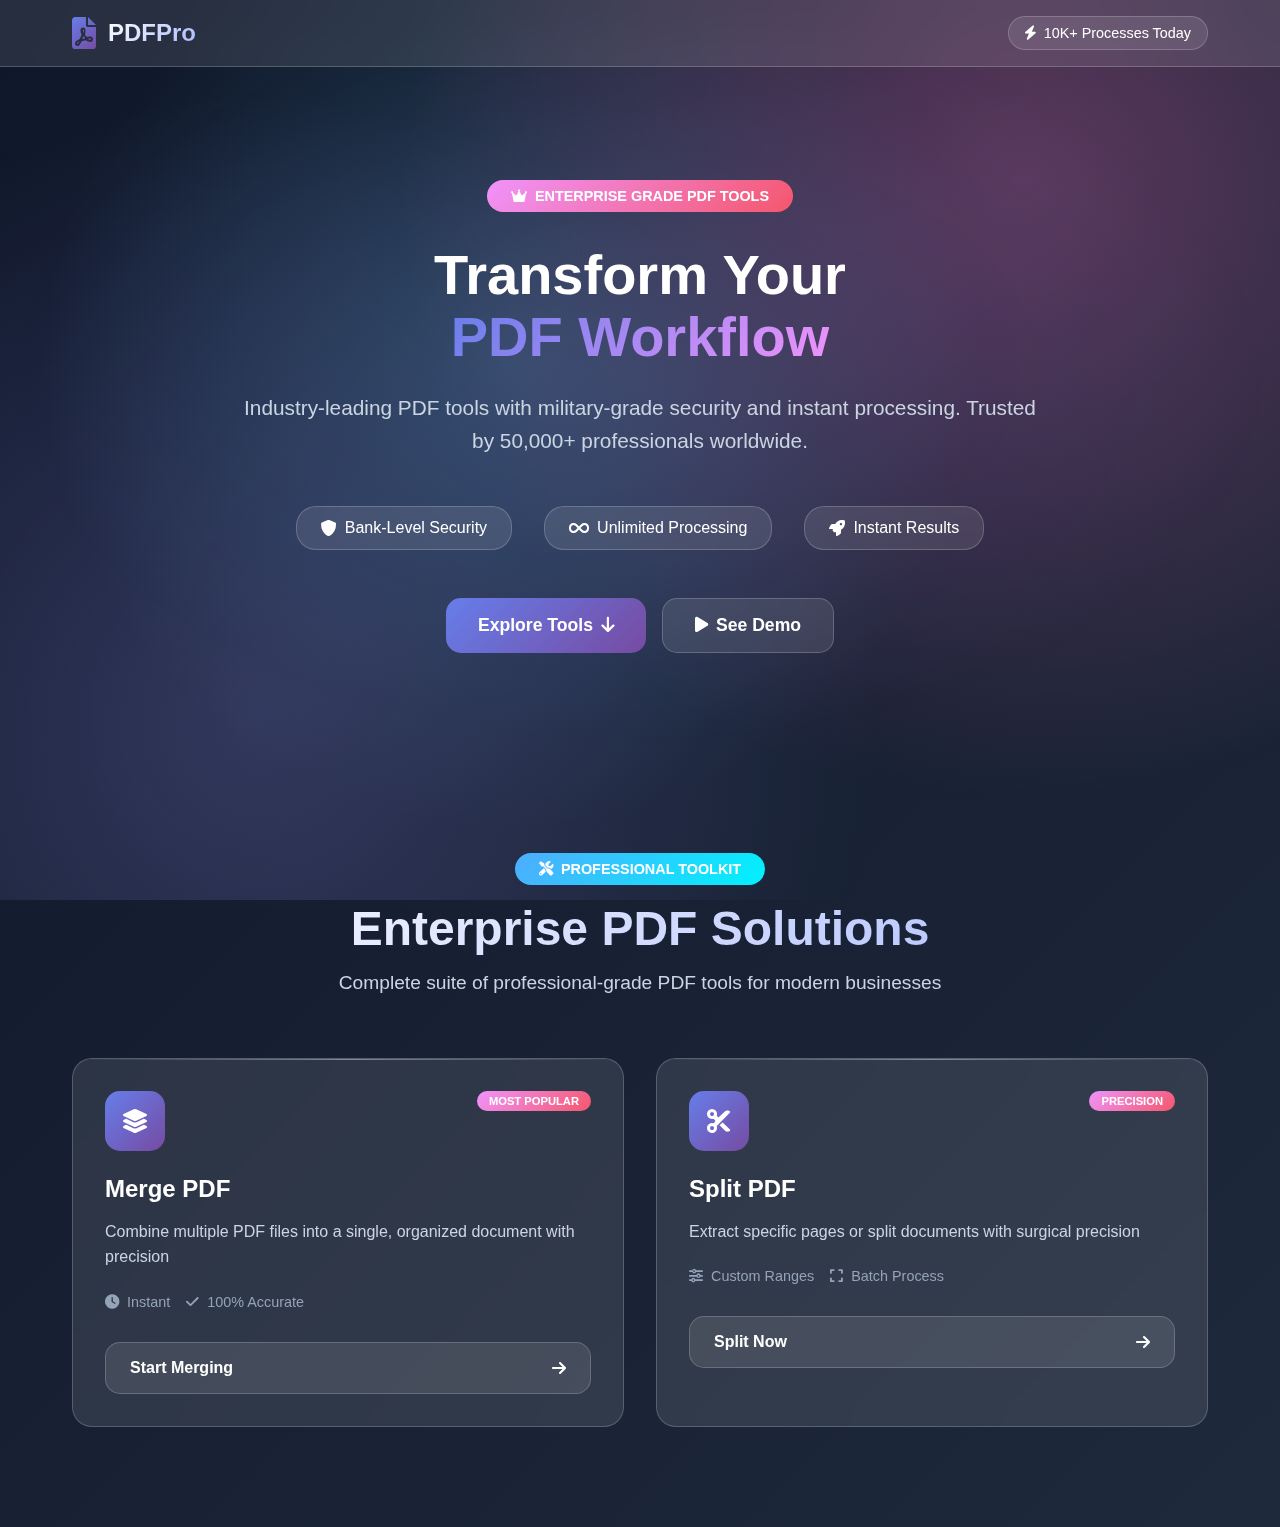
<file: index.html>
<!DOCTYPE html>
<html lang="en">
<head>
    <meta charset="UTF-8">
    <meta name="viewport" content="width=device-width, initial-scale=1.0">
    <title>PDFPro - Enterprise PDF Solutions</title>
    <link rel="stylesheet" href="css/style.css">
    <link href="https://cdnjs.cloudflare.com/ajax/libs/font-awesome/6.0.0/css/all.min.css" rel="stylesheet">
</head>
<body>
    <!-- Animated Background -->
    <div class="animated-bg"></div>
    
    <!-- Navigation -->
    <nav class="glass-navbar">
        <div class="nav-container">
            <div class="nav-brand">
                <div class="logo-wrapper">
                    <i class="fas fa-file-pdf logo-icon"></i>
                    <span class="logo-text">PDFPro</span>
                </div>
            </div>
            <div class="nav-stats">
                <div class="stat-badge">
                    <i class="fas fa-bolt"></i>
                    <span>10K+ Processes Today</span>
                </div>
            </div>
        </div>
    </nav>

    <!-- Hero Section -->
    <section class="hero-section">
        <div class="hero-bg"></div>
        <div class="container">
            <div class="hero-content">
                <div class="hero-badge">
                    <i class="fas fa-crown"></i>
                    ENTERPRISE GRADE PDF TOOLS
                </div>
                <h1 class="hero-title">
                    <span class="title-line">Transform Your</span>
                    <span class="title-gradient">PDF Workflow</span>
                </h1>
                <p class="hero-subtitle">
                    Industry-leading PDF tools with military-grade security and instant processing. 
                    Trusted by 50,000+ professionals worldwide.
                </p>
                
                <div class="hero-features">
                    <div class="feature">
                        <i class="fas fa-shield-alt"></i>
                        <span>Bank-Level Security</span>
                    </div>
                    <div class="feature">
                        <i class="fas fa-infinity"></i>
                        <span>Unlimited Processing</span>
                    </div>
                    <div class="feature">
                        <i class="fas fa-rocket"></i>
                        <span>Instant Results</span>
                    </div>
                </div>

                <div class="cta-buttons">
                    <button class="cta-primary" onclick="scrollToTools()">
                        <span>Explore Tools</span>
                        <i class="fas fa-arrow-down"></i>
                    </button>
                    <button class="cta-secondary">
                        <i class="fas fa-play"></i>
                        <span>See Demo</span>
                    </button>
                </div>
            </div>
        </div>
    </section>

    <!-- Tools Grid Section -->
    <section class="tools-section" id="tools">
        <div class="container">
            <div class="section-header">
                <div class="section-badge">
                    <i class="fas fa-tools"></i>
                    PROFESSIONAL TOOLKIT
                </div>
                <h2>Enterprise PDF Solutions</h2>
                <p>Complete suite of professional-grade PDF tools for modern businesses</p>
            </div>

            <div class="tools-grid">
                <!-- Tool 1: Merge PDF -->
                <div class="tool-card" data-tool="merge">
                    <div class="card-glow"></div>
                    <div class="tool-header">
                        <div class="tool-icon">
                            <i class="fas fa-layer-group"></i>
                        </div>
                        <div class="tool-badge">MOST POPULAR</div>
                    </div>
                    <h3>Merge PDF</h3>
                    <p>Combine multiple PDF files into a single, organized document with precision</p>
                    <div class="tool-stats">
                        <div class="stat">
                            <i class="fas fa-clock"></i>
                            <span>Instant</span>
                        </div>
                        <div class="stat">
                            <i class="fas fa-check"></i>
                            <span>100% Accurate</span>
                        </div>
                    </div>
                    <a href="merge-pdf.html" class="tool-btn">
                        <span>Start Merging</span>
                        <div class="btn-glow"></div>
                        <i class="fas fa-arrow-right"></i>
                    </a>
                </div>

                <!-- Tool 2: Split PDF -->
                <div class="tool-card" data-tool="split">
                    <div class="card-glow"></div>
                    <div class="tool-header">
                        <div class="tool-icon">
                            <i class="fas fa-cut"></i>
                        </div>
                        <div class="tool-badge">PRECISION</div>
                    </div>
                    <h3>Split PDF</h3>
                    <p>Extract specific pages or split documents with surgical precision</p>
                    <div class="tool-stats">
                        <div class="stat">
                            <i class="fas fa-sliders-h"></i>
                            <span>Custom Ranges</span>
                        </div>
                        <div class="stat">
                            <i class="fas fa-expand"></i>
                            <span>Batch Process</span>
                        </div>
                    </div>
                    <a href="split-pdf.html" class="tool-btn">
                        <span>Split Now</span>
                        <div class="btn-glow"></div>
                        <i class="fas fa-arrow-right"></i>
                    </a>
                </div>

                <!-- Add more tools following the same pattern -->
            </div>
        </div>
    </section>

    <script>
        function scrollToTools() {
            document.getElementById('tools').scrollIntoView({ 
                behavior: 'smooth' 
            });
        }

        // Add hover effects
        document.querySelectorAll('.tool-card').forEach(card => {
            card.addEventListener('mouseenter', function() {
                this.style.transform = 'translateY(-10px) scale(1.02)';
            });
            
            card.addEventListener('mouseleave', function() {
                this.style.transform = 'translateY(0) scale(1)';
            });
        });
    </script>
</body>
</html>
</file>
<file: css/style.css>
/* Reset and Base Styles */
* {
    margin: 0;
    padding: 0;
    box-sizing: border-box;
}

:root {
    --primary-gradient: linear-gradient(135deg, #667eea 0%, #764ba2 100%);
    --secondary-gradient: linear-gradient(135deg, #f093fb 0%, #f5576c 100%);
    --accent-gradient: linear-gradient(135deg, #4facfe 0%, #00f2fe 100%);
    --dark-gradient: linear-gradient(135deg, #2c3e50 0%, #3498db 100%);
    --glass-bg: rgba(255, 255, 255, 0.1);
    --glass-border: rgba(255, 255, 255, 0.2);
    --shadow-glow: 0 20px 40px rgba(0, 0, 0, 0.1);
}

body {
    font-family: 'Segoe UI', Tahoma, Geneva, Verdana, sans-serif;
    background: linear-gradient(135deg, #0f172a 0%, #1e293b 100%);
    color: white;
    min-height: 100vh;
    overflow-x: hidden;
}

/* Animated Background */
.animated-bg {
    position: fixed;
    top: 0;
    left: 0;
    width: 100%;
    height: 100%;
    background: 
        radial-gradient(circle at 20% 80%, rgba(120, 119, 198, 0.3) 0%, transparent 50%),
        radial-gradient(circle at 80% 20%, rgba(255, 119, 198, 0.3) 0%, transparent 50%),
        radial-gradient(circle at 40% 40%, rgba(120, 219, 255, 0.2) 0%, transparent 50%);
    animation: float 6s ease-in-out infinite;
    z-index: -1;
}

@keyframes float {
    0%, 100% { transform: translateY(0px) rotate(0deg); }
    50% { transform: translateY(-20px) rotate(1deg); }
}

/* Glass Navigation */
.glass-navbar {
    background: var(--glass-bg);
    backdrop-filter: blur(20px);
    border-bottom: 1px solid var(--glass-border);
    padding: 1rem 0;
    position: fixed;
    width: 100%;
    top: 0;
    z-index: 1000;
}

.nav-container {
    max-width: 1200px;
    margin: 0 auto;
    display: flex;
    justify-content: space-between;
    align-items: center;
    padding: 0 2rem;
}

.nav-brand {
    display: flex;
    align-items: center;
}

.logo-wrapper {
    display: flex;
    align-items: center;
    gap: 0.75rem;
}

.logo-icon {
    font-size: 2rem;
    background: var(--primary-gradient);
    -webkit-background-clip: text;
    -webkit-text-fill-color: transparent;
    animation: pulse 2s infinite;
}

@keyframes pulse {
    0%, 100% { transform: scale(1); }
    50% { transform: scale(1.1); }
}

.logo-text {
    font-size: 1.5rem;
    font-weight: bold;
    background: linear-gradient(135deg, #fff 0%, #a8b9ff 100%);
    -webkit-background-clip: text;
    -webkit-text-fill-color: transparent;
}

.stat-badge {
    background: var(--glass-bg);
    padding: 0.5rem 1rem;
    border-radius: 25px;
    border: 1px solid var(--glass-border);
    display: flex;
    align-items: center;
    gap: 0.5rem;
    font-size: 0.9rem;
}

/* Hero Section */
.hero-section {
    position: relative;
    padding: 180px 0 100px;
    text-align: center;
}

.hero-bg {
    position: absolute;
    top: 0;
    left: 0;
    width: 100%;
    height: 100%;
    background: radial-gradient(ellipse at center, rgba(102, 126, 234, 0.1) 0%, transparent 70%);
}

.hero-content {
    max-width: 800px;
    margin: 0 auto;
    position: relative;
    z-index: 2;
}

.hero-badge {
    display: inline-flex;
    align-items: center;
    gap: 0.5rem;
    background: var(--secondary-gradient);
    padding: 0.5rem 1.5rem;
    border-radius: 25px;
    font-size: 0.9rem;
    font-weight: 600;
    margin-bottom: 2rem;
    animation: slideInUp 0.8s ease-out;
}

.hero-title {
    font-size: 3.5rem;
    font-weight: 800;
    line-height: 1.1;
    margin-bottom: 1.5rem;
    animation: slideInUp 0.8s ease-out 0.2s both;
}

.title-line {
    display: block;
}

.title-gradient {
    background: linear-gradient(135deg, #667eea 0%, #f093fb 50%, #f5576c 100%);
    -webkit-background-clip: text;
    -webkit-text-fill-color: transparent;
    background-size: 200% 200%;
    animation: gradientShift 3s ease infinite;
}

@keyframes gradientShift {
    0%, 100% { background-position: 0% 50%; }
    50% { background-position: 100% 50%; }
}

.hero-subtitle {
    font-size: 1.3rem;
    color: #cbd5e1;
    margin-bottom: 3rem;
    line-height: 1.6;
    animation: slideInUp 0.8s ease-out 0.4s both;
}

.hero-features {
    display: flex;
    justify-content: center;
    gap: 2rem;
    margin-bottom: 3rem;
    animation: slideInUp 0.8s ease-out 0.6s both;
}

.feature {
    display: flex;
    align-items: center;
    gap: 0.5rem;
    background: var(--glass-bg);
    padding: 0.75rem 1.5rem;
    border-radius: 20px;
    border: 1px solid var(--glass-border);
    backdrop-filter: blur(10px);
}

.cta-buttons {
    display: flex;
    gap: 1rem;
    justify-content: center;
    animation: slideInUp 0.8s ease-out 0.8s both;
}

.cta-primary, .cta-secondary {
    padding: 1rem 2rem;
    border: none;
    border-radius: 15px;
    font-size: 1.1rem;
    font-weight: 600;
    cursor: pointer;
    display: flex;
    align-items: center;
    gap: 0.5rem;
    transition: all 0.3s ease;
    position: relative;
    overflow: hidden;
}

.cta-primary {
    background: var(--primary-gradient);
    color: white;
}

.cta-secondary {
    background: var(--glass-bg);
    color: white;
    border: 1px solid var(--glass-border);
    backdrop-filter: blur(10px);
}

.cta-primary:hover {
    transform: translateY(-3px);
    box-shadow: 0 20px 40px rgba(102, 126, 234, 0.4);
}

.cta-secondary:hover {
    transform: translateY(-3px);
    background: rgba(255, 255, 255, 0.15);
}

/* Tools Section */
.tools-section {
    padding: 100px 0;
    position: relative;
}

.section-header {
    text-align: center;
    margin-bottom: 4rem;
}

.section-badge {
    display: inline-flex;
    align-items: center;
    gap: 0.5rem;
    background: var(--accent-gradient);
    padding: 0.5rem 1.5rem;
    border-radius: 25px;
    font-size: 0.9rem;
    font-weight: 600;
    margin-bottom: 1rem;
}

.section-header h2 {
    font-size: 3rem;
    font-weight: 700;
    margin-bottom: 1rem;
    background: linear-gradient(135deg, #fff 0%, #a8b9ff 100%);
    -webkit-background-clip: text;
    -webkit-text-fill-color: transparent;
}

.section-header p {
    font-size: 1.2rem;
    color: #cbd5e1;
}

/* Tools Grid */
.tools-grid {
    display: grid;
    grid-template-columns: repeat(auto-fit, minmax(350px, 1fr));
    gap: 2rem;
    max-width: 1200px;
    margin: 0 auto;
}

.tool-card {
    background: var(--glass-bg);
    backdrop-filter: blur(20px);
    border: 1px solid var(--glass-border);
    border-radius: 20px;
    padding: 2rem;
    position: relative;
    overflow: hidden;
    transition: all 0.3s ease;
    cursor: pointer;
}

.tool-card::before {
    content: '';
    position: absolute;
    top: 0;
    left: 0;
    right: 0;
    height: 1px;
    background: linear-gradient(90deg, transparent, rgba(255,255,255,0.4), transparent);
}

.card-glow {
    position: absolute;
    top: -2px;
    left: -2px;
    right: -2px;
    bottom: -2px;
    background: var(--primary-gradient);
    border-radius: 22px;
    z-index: -1;
    opacity: 0;
    transition: opacity 0.3s ease;
}

.tool-card:hover .card-glow {
    opacity: 1;
}

.tool-card:hover {
    transform: translateY(-10px) scale(1.02);
    border-color: rgba(255, 255, 255, 0.3);
}

.tool-header {
    display: flex;
    justify-content: space-between;
    align-items: flex-start;
    margin-bottom: 1.5rem;
}

.tool-icon {
    width: 60px;
    height: 60px;
    background: var(--primary-gradient);
    border-radius: 15px;
    display: flex;
    align-items: center;
    justify-content: center;
    font-size: 1.5rem;
}

.tool-badge {
    background: var(--secondary-gradient);
    padding: 0.25rem 0.75rem;
    border-radius: 12px;
    font-size: 0.7rem;
    font-weight: 600;
}

.tool-card h3 {
    font-size: 1.5rem;
    font-weight: 700;
    margin-bottom: 1rem;
}

.tool-card p {
    color: #cbd5e1;
    line-height: 1.6;
    margin-bottom: 1.5rem;
}

.tool-stats {
    display: flex;
    gap: 1rem;
    margin-bottom: 2rem;
}

.stat {
    display: flex;
    align-items: center;
    gap: 0.5rem;
    font-size: 0.9rem;
    color: #94a3b8;
}

.tool-btn {
    display: flex;
    align-items: center;
    justify-content: space-between;
    background: var(--glass-bg);
    border: 1px solid var(--glass-border);
    padding: 1rem 1.5rem;
    border-radius: 15px;
    color: white;
    text-decoration: none;
    font-weight: 600;
    transition: all 0.3s ease;
    position: relative;
    overflow: hidden;
}

.btn-glow {
    position: absolute;
    top: 0;
    left: -100%;
    width: 100%;
    height: 100%;
    background: var(--primary-gradient);
    transition: left 0.3s ease;
    z-index: -1;
}

.tool-btn:hover .btn-glow {
    left: 0;
}

.tool-btn:hover {
    transform: translateX(5px);
    border-color: rgba(102, 126, 234, 0.5);
}

/* Animations */
@keyframes slideInUp {
    from {
        opacity: 0;
        transform: translateY(30px);
    }
    to {
        opacity: 1;
        transform: translateY(0);
    }
}

/* Responsive Design */
@media (max-width: 768px) {
    .hero-title {
        font-size: 2.5rem;
    }
    
    .hero-features {
        flex-direction: column;
        align-items: center;
    }
    
    .tools-grid {
        grid-template-columns: 1fr;
    }
    
    .nav-container {
        flex-direction: column;
        gap: 1rem;
    }
}

.container {
    max-width: 1200px;
    margin: 0 auto;
    padding: 0 2rem;
}
</file>
